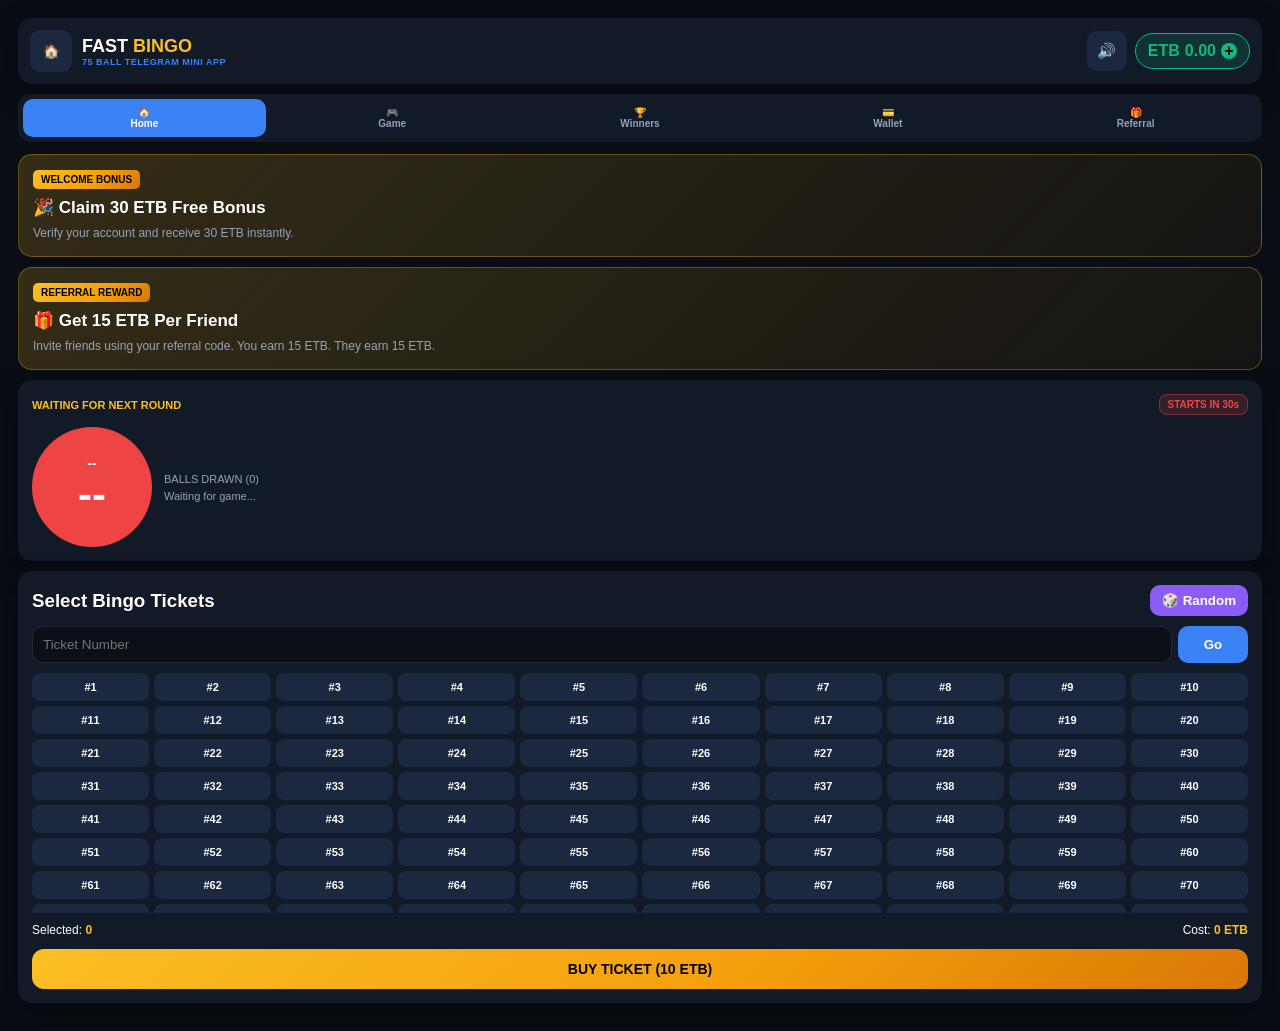
<file: index.html>
<!DOCTYPE html>
<html lang="en">

<head>

<meta charset="UTF-8">

<meta
name="viewport"
content="width=device-width,initial-scale=1.0,maximum-scale=1.0,user-scalable=no">

<title>FAST BINGO</title>

<script src="https://telegram.org/js/telegram-web-app.js"></script>

<link rel="preconnect" href="https://fonts.googleapis.com">

<link rel="preconnect"
href="https://fonts.gstatic.com"
crossorigin>

<link
href="https://fonts.googleapis.com">

<link rel="stylesheet" href="style.css">

</head>

<body>

<div id="app">

<!-- HEADER -->

<header class="app-header">

<div class="brand">

<button
class="nav-btn"
onclick="goHome()">

🏠

</button>

<div>

<div class="logo-title">

FAST <span class="highlight">BINGO</span>

</div>

<div class="logo-sub">

75 BALL TELEGRAM MINI APP

</div>

</div>

</div>

<div class="header-actions">

<button
id="sound-toggle-btn"
class="sound-toggle"
onclick="toggleSound()">

🔊

</button>

<div
class="balance-badge"
onclick="switchTab('wallet')">

<span>ETB</span>

<span id="user-balance">

0.00

</span>

<span class="plus-icon">+</span>

</div>

</div>

</header>

<!-- NAVIGATION -->

<nav class="tab-bar">

<button
id="tab-home"
class="tab-item active"
onclick="switchTab('home')">

🏠

<span>Home</span>

</button>

<button
id="tab-game"
class="tab-item"
onclick="switchTab('game')">

🎮

<span>Game</span>

</button>

<button
id="tab-winners"
class="tab-item"
onclick="switchTab('winners')">

🏆

<span>Winners</span>

</button>

<button
id="tab-wallet"
class="tab-item"
onclick="switchTab('wallet')">

💳

<span>Wallet</span>

</button>

<button
id="tab-referral"
class="tab-item"
onclick="switchTab('referral')">

🎁

<span>Referral</span>

</button>

</nav>

<!-- ================= HOME ================= -->

<main id="view-home" class="view-panel">

<div class="welcome-banner">

<div class="banner-badge">

WELCOME BONUS

</div>

<div class="banner-body">

<h3>

🎉 Claim 30 ETB Free Bonus

</h3>

<p>

Verify your account and receive
30 ETB instantly.

</p>

</div>

</div>

<div class="welcome-banner">

<div class="banner-badge">

REFERRAL REWARD

</div>

<div class="banner-body">

<h3>

🎁 Get 15 ETB Per Friend

</h3>

<p>

Invite friends using your referral code.

You earn 15 ETB.
They earn 15 ETB.

</p>

</div>

</div>

<section class="game-status-card">

<div class="status-top">

<span
id="game-phase-tag"
class="phase-tag">

WAITING FOR NEXT ROUND

</span>

<span
id="match-timer-display"
class="timer-pill">

STARTS IN 30s

</span>

</div>

<div class="caller-box">

<div
id="current-ball-el"
class="giant-ball B">

<span
id="current-letter">

--

</span>

<span
id="current-number">

--

</span>

</div>

<div class="balls-history">

<div class="history-label">

BALLS DRAWN

(<span id="called-count">0</span>)

</div>

<div
id="recent-balls-list"
class="balls-strip">

<span class="placeholder-text">

Waiting for game...

</span>

</div>

</div>

</div>

</section>

<section class="ticket-picker-card">

<div class="picker-header">

<h3>

Select Bingo Tickets

</h3>

<button
class="btn-random"
onclick="selectRandomTicket()">

🎲 Random

</button>

</div>

<div class="search-bar">

<input
type="number"
id="ticket-search-input"
placeholder="Ticket Number">

<button
class="btn-go"
onclick="jumpToTicket()">

Go

</button>

</div>

<div
id="preset-grid"
class="ticket-pills-grid">

</div>

<div class="selection-summary">

<span>

Selected:
<strong id="selected-tickets-count">

0

</strong>

</span>

<span>

Cost:
<strong id="total-ticket-cost">

0 ETB

</strong>

</span>

</div>

<button
class="btn-buy"
onclick="confirmPurchase()">

BUY TICKET
(10 ETB)

</button>

</section>

</main>

<!-- ================= GAME ================= -->

<main
id="view-game"
class="view-panel hidden">

<div class="game-header-bar">

<h2>

ACTIVE TICKETS

</h2>

</div>

<div
id="tickets-container"
class="compact-tickets-grid">

</div>

</main>

<!-- ================= WINNERS ================= -->

<main
id="view-winners"
class="view-panel hidden">

<div class="card-panel">

<h2>

🏆 Winners Board

</h2>

<div
id="public-winners-list">

</div>

</div>

</main>

<!-- ================= WALLET ================= -->

<main
id="view-wallet"
class="view-panel hidden">

<div class="card-panel">

<h2>

💳 Telebirr Wallet

</h2>

<div class="balance-card-lg">

<span>

Current Balance

</span>

<h1 id="wallet-balance-large">

0.00 ETB

</h1>

</div>

<!-- Deposit -->

<div class="telebirr-box">

<span class="tb-tag">

telebirr

</span>

<p>

Send deposit using Telebirr:

</p>

<div class="tb-info">

<strong>

📱 0920384625

</strong>

<strong>

👤 EFA

</strong>

</div>

<button
class="btn-primary"
onclick="copyTelebirrNumber()">

Copy Number

</button>

</div>

<div class="form-group">

<label>

Deposit Amount

</label>

<input
type="number"
id="dep-amount">

</div>

<div class="form-group">

<label>

Telebirr Transaction ID

</label>

<input
type="text"
id="dep-txnid">

</div>

<button
class="btn-primary"
onclick="submitDepositRequest()">

Submit Deposit

</button>

<hr style="margin:20px 0;opacity:.2;">

<div class="form-group">

<label>

Withdraw Amount

</label>

<input
type="number"
id="wd-amount">

</div>

<div class="form-group">

<label>

Telebirr Phone Number

</label>

<input
type="tel"
id="wd-phone">

</div>

<button
class="btn-primary"
onclick="submitWithdrawalRequest()">

Submit Withdrawal

</button>

<div
id="wallet-history-list"
style="margin-top:20px">

</div>

</div>

</main>

<!-- ================= REFERRAL ================= -->

<main
id="view-referral"
class="view-panel hidden">

<div class="card-panel">

<h2>

🎁 Referral Program

</h2>

<p>

Invite friends and earn
15 ETB for each verified player.

</p>

<div class="referral-box">

<div id="referral-code">

Loading...

</div>

<button
class="btn-primary"
onclick="copyReferralCode()">

Copy Referral Code

</button>

</div>

<div class="stats-box">

<div>

Friends

<br>

<strong id="total-referrals">

0

</strong>

</div>

<div>

Earned

<br>

<strong id="referral-earned">

0 ETB

</strong>

</div>

</div>

</div>

</main>

<!-- BINGO BUTTON -->

<div
id="action-bar"
class="action-bar hidden">

<button
class="bingo-claim-btn"
onclick="claimBingo()">

BINGO!

</button>

</div>

</div>

<!-- CONTACT MODAL -->

<div
id="contact-modal"
class="modal-overlay hidden">

<div class="modal-card">

<h3>

Account Verification

</h3>

<p>

Verify your phone number and activate
your 30 ETB welcome bonus.

</p>

<input
type="text"
id="referral-input"
placeholder="Referral Code (Optional)"
style="margin:12px 0;">

<button
class="btn-primary"
onclick="requestContactVerification()">

📱 Verify Account

</button>

</div>

</div>

<!-- WINNER MODAL -->

<div
id="winner-modal"
class="modal-overlay hidden">

<div class="modal-card">

<button
class="modal-close"
onclick="closeWinnerModal()">

×

</button>

<div id="modal-content">

</div>

</div>

</div>

<canvas id="confetti-canvas"></canvas>

<script src="app.js"></script>

</body>
</html>
</file>
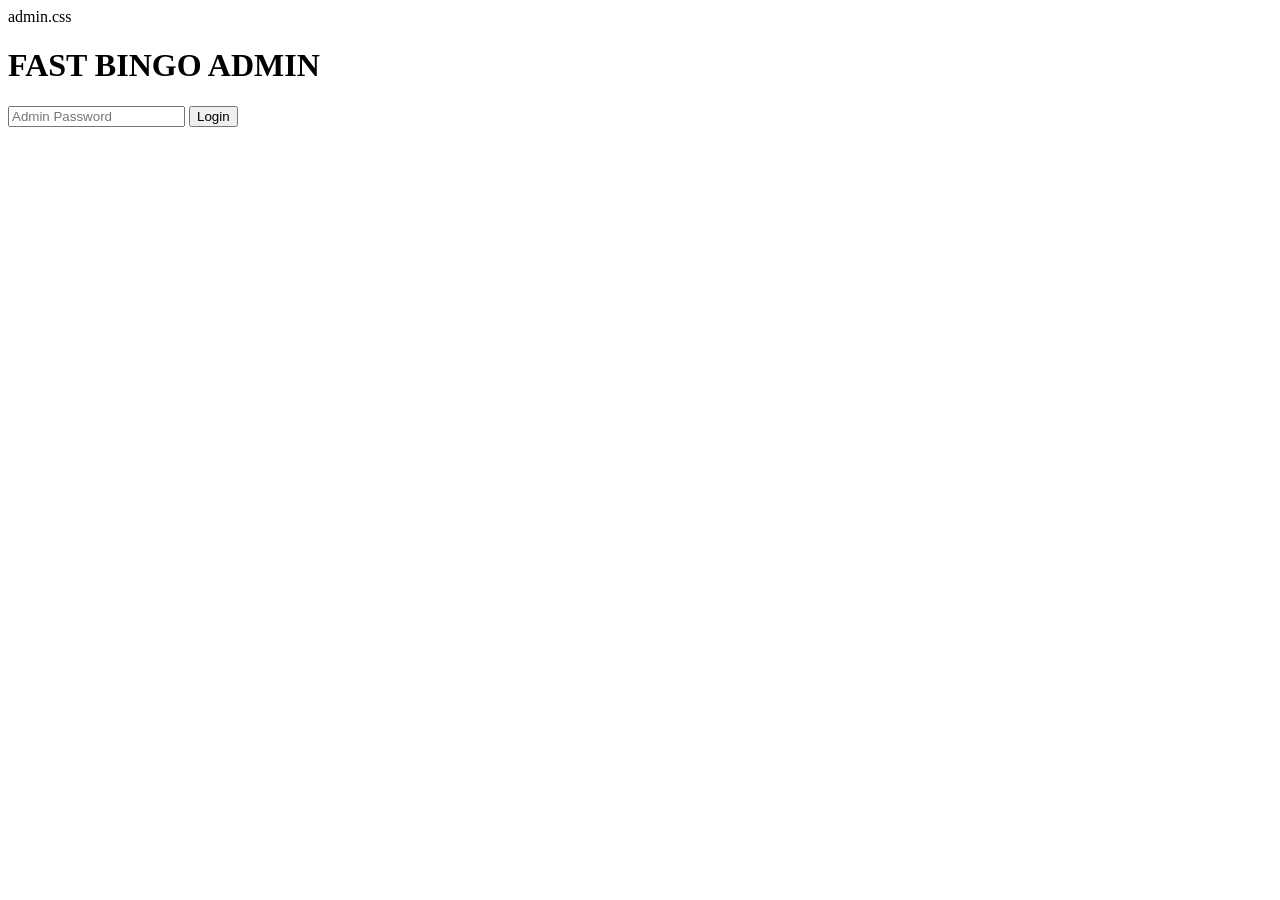
<file: admin-login.html>
<!DOCTYPE html>
<html>
<head>
<title>Admin Login</title>
admin.css
</head>
<body>

<div class="login-box">

<h1>FAST BINGO ADMIN</h1>

<input
id="password"
type="password"
placeholder="Admin Password">

<button onclick="login()">
Login
</button>

</div>

<script>

const API =
"https://YOUR-WORKER.workers.dev";

async function login(){

  const password =
    document.getElementById(
      "password"
    ).value;

  const res =
    await fetch(
      API + "/api/admin/login",
      {
        method:"POST",
        headers:{
          "Content-Type":
          "application/json"
        },
        body:JSON.stringify({
          password
        })
      }
    );

  if(res.ok){

    localStorage.setItem(
      "adminToken",
      password
    );

    location.href =
      "admin.html";

  }else{

    alert("Invalid password");

  }

}
</script>

</body>
</html>
</file>
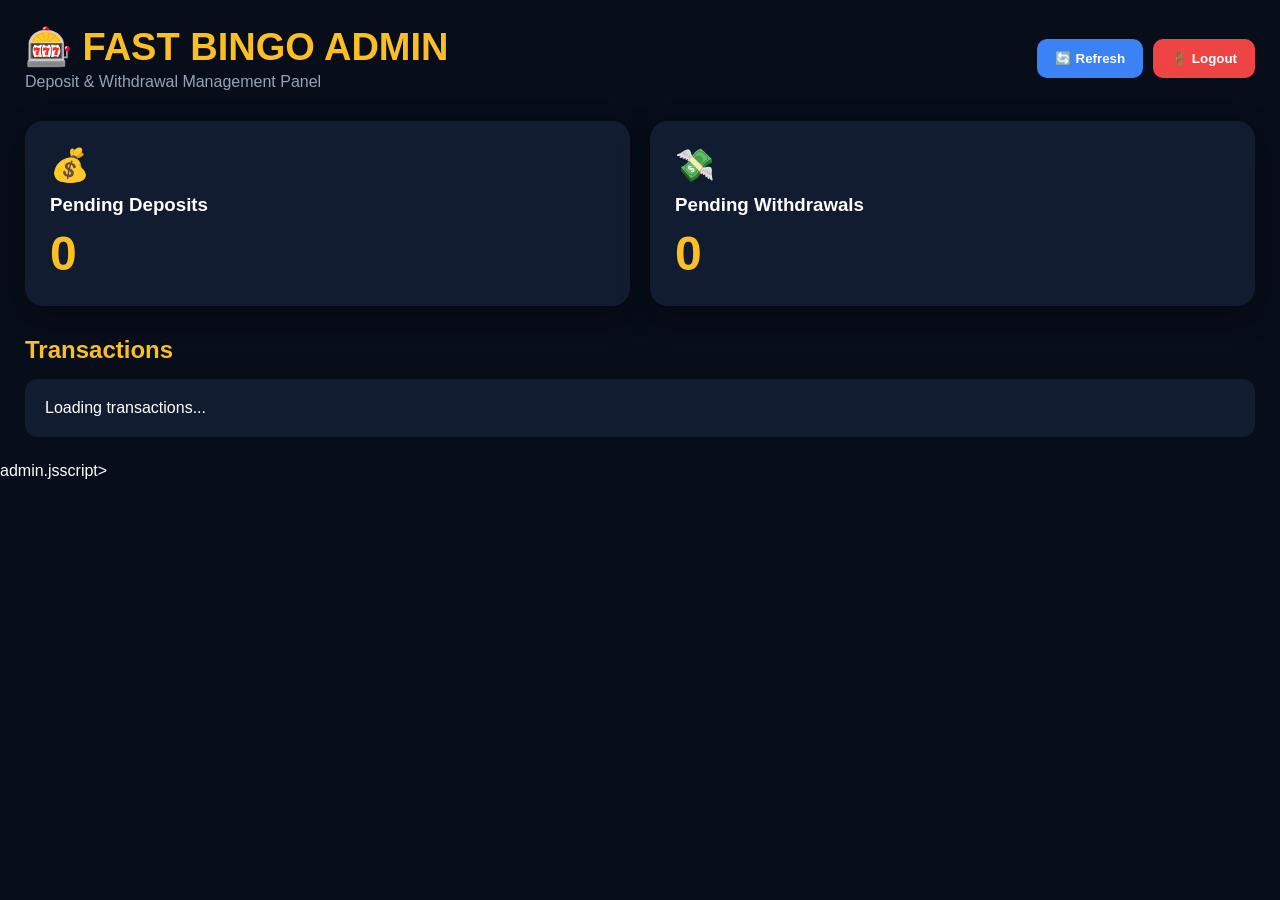
<file: admin.html>
<!DOCTYPE html>
<html lang="en">
<head>
    <meta charset="UTF-8">
    <meta name="viewport" content="width=device-width, initial-scale=1.0">
    <title>FAST BINGO ADMIN</title>

    <link rel="stylesheet" href="admin.css">
</head>

<body>

<div class="container">

    <header class="topbar">

        <div>
            <h1>🎰 FAST BINGO ADMIN</h1>
            <p class="subtitle">
                Deposit & Withdrawal Management Panel
            </p>
        </div>

        <div class="actions-top">

            <button
                class="refresh-btn"
                onclick="loadPending()">

                🔄 Refresh

            </button>

            <button
                class="logout-btn"
                onclick="logout()">

                🚪 Logout

            </button>

        </div>

    </header>

    <section class="stats">

        <div class="card">

            <div class="icon">💰</div>

            <h3>Pending Deposits</h3>

            <span id="deposit-count">0</span>

        </div>

        <div class="card">

            <div class="icon">💸</div>

            <h3>Pending Withdrawals</h3>

            <span id="withdraw-count">0</span>

        </div>

    </section>

    <section class="transactions-section">

        <h2>Transactions</h2>

        <div id="transactions">

            <div class="loading">
                Loading transactions...
            </div>

        </div>

    </section>

</div>

admin.jsscript>

</body>
</html>
</file>
<file: style.css>
/* ==========================================================================
   FAST BINGO PRO
   COMPLETE PROFESSIONAL STYLE.CSS
   Telegram Mini App • Casino Theme • Mobile + Tablet Responsive
   ========================================================================== */

:root {

  --bg-main: #090D14;
  --bg-card: #121A28;
  --bg-card-alt: #1B2840;

  --gold: #FBBF24;
  --gold-dark: #F59E0B;

  --green: #10B981;
  --blue: #3B82F6;
  --purple: #8B5CF6;
  --red: #EF4444;

  --telebirr: #00A3E0;

  --text: #FFFFFF;
  --text-muted: #94A3B8;

  --radius: 14px;

  --shadow:
    0 10px 30px rgba(0,0,0,.30);

  --premium-gradient:
    linear-gradient(
      135deg,
      #FBBF24 0%,
      #F59E0B 60%,
      #D97706 100%
    );
}

/* ==========================================================================
   RESET
   ========================================================================== */

*{
  margin:0;
  padding:0;
  box-sizing:border-box;
  -webkit-tap-highlight-color:transparent;
}

html{
  scroll-behavior:smooth;
}

body{
  background:var(--bg-main);
  color:var(--text);
  font-family:'Plus Jakarta Sans',sans-serif;
  min-height:100vh;
}

.hidden{
  display:none !important;
}

#app{
  max-width:520px;
  margin:auto;
  min-height:100vh;
  padding:10px;
  padding-bottom:90px;
}

/* ==========================================================================
   HEADER
   ========================================================================== */

.app-header{

  display:flex;
  align-items:center;
  justify-content:space-between;

  background:var(--bg-card);

  border-radius:var(--radius);

  padding:12px;

  margin-bottom:10px;

  box-shadow:var(--shadow);
}

.brand{
  display:flex;
  align-items:center;
  gap:10px;
}

.nav-btn{

  width:42px;
  height:42px;

  border:none;
  border-radius:10px;

  background:var(--bg-card-alt);

  cursor:pointer;

  color:#fff;
}

.logo-title{
  font-size:18px;
  font-weight:900;
}

.highlight{
  color:var(--gold);
}

.logo-sub{
  font-size:9px;
  color:var(--blue);
  font-weight:800;
  letter-spacing:.5px;
}

.header-actions{
  display:flex;
  align-items:center;
  gap:8px;
}

.sound-toggle{

  width:40px;
  height:40px;

  border:none;
  cursor:pointer;

  background:var(--bg-card-alt);

  border-radius:10px;

  color:white;

  font-size:15px;
}

.balance-badge{

  display:flex;
  align-items:center;
  gap:5px;

  padding:8px 12px;

  border-radius:30px;

  cursor:pointer;

  border:1px solid var(--green);

  background:
    rgba(16,185,129,.15);

  color:var(--green);

  font-weight:800;
}

.plus-icon{

  width:16px;
  height:16px;

  border-radius:50%;

  display:flex;
  align-items:center;
  justify-content:center;

  background:var(--green);

  color:black;
}

/* ==========================================================================
   TAB BAR
   ========================================================================== */

.tab-bar{

  display:flex;
  gap:5px;

  background:var(--bg-card);

  border-radius:12px;

  padding:5px;

  margin-bottom:12px;
}

.tab-item{

  flex:1;

  display:flex;
  flex-direction:column;
  align-items:center;

  border:none;
  cursor:pointer;

  color:var(--text-muted);

  background:transparent;

  padding:8px;

  border-radius:10px;

  font-size:10px;
  font-weight:700;
}

.tab-item.active{

  background:var(--blue);

  color:white;
}

/* ==========================================================================
   PANELS
   ========================================================================== */

.view-panel{
  display:block;
}

/* ==========================================================================
   BONUS BANNERS
   ========================================================================== */

.welcome-banner{

  padding:14px;

  border-radius:var(--radius);

  margin-bottom:10px;

  background:
    linear-gradient(
      135deg,
      rgba(251,191,36,.18),
      rgba(245,158,11,.05)
    );

  border:
    1px solid rgba(251,191,36,.30);
}

.banner-badge{

  display:inline-block;

  background:var(--premium-gradient);

  color:black;

  font-size:10px;

  font-weight:900;

  border-radius:5px;

  padding:4px 8px;
}

.banner-body h3{

  margin-top:8px;

  font-size:17px;
}

.banner-body p{

  margin-top:6px;

  color:var(--text-muted);

  font-size:12px;

  line-height:1.5;
}

/* ==========================================================================
   CARDS
   ========================================================================== */

.game-status-card,
.ticket-picker-card,
.card-panel{

  background:var(--bg-card);

  border-radius:var(--radius);

  padding:14px;

  margin-bottom:10px;

  box-shadow:var(--shadow);
}

/* ==========================================================================
   BALL CALLER
   ========================================================================== */

.status-top{

  display:flex;
  justify-content:space-between;
  align-items:center;

  margin-bottom:12px;
}

.phase-tag{

  color:var(--gold);

  font-size:11px;

  font-weight:900;
}

.timer-pill{

  border-radius:8px;

  background:
    rgba(239,68,68,.15);

  border:
    1px solid rgba(239,68,68,.4);

  color:var(--red);

  padding:4px 8px;

  font-size:10px;

  font-weight:900;
}

.caller-box{

  display:flex;
  align-items:center;

  gap:12px;
}

.giant-ball{

  width:85px;
  height:85px;

  border-radius:50%;

  display:flex;
  flex-direction:column;
  align-items:center;
  justify-content:center;

  font-weight:900;

  flex-shrink:0;
}

.giant-ball.B{
  background:#EF4444;
}

.giant-ball.I{
  background:#3B82F6;
}

.giant-ball.N{
  background:#F59E0B;
}

.giant-ball.G{
  background:#10B981;
}

.giant-ball.O{
  background:#8B5CF6;
}

#current-letter{
  font-size:14px;
}

#current-number{
  font-size:32px;
}

.balls-history{
  flex:1;
}

.history-label{

  font-size:11px;

  margin-bottom:5px;

  color:var(--text-muted);
}

.balls-strip{

  display:flex;

  gap:6px;

  overflow-x:auto;
}

.balls-strip::-webkit-scrollbar{
  display:none;
}

.mini-ball{

  min-width:34px;
  height:34px;

  border-radius:50%;

  background:var(--bg-card-alt);

  display:flex;
  align-items:center;
  justify-content:center;

  font-size:12px;
  font-weight:900;
}

.placeholder-text{
  color:var(--text-muted);
  font-size:11px;
}

/* ==========================================================================
   TICKET PICKER
   ========================================================================== */

.picker-header{

  display:flex;
  justify-content:space-between;
  align-items:center;

  margin-bottom:10px;
}

.search-bar{

  display:flex;

  gap:6px;

  margin-bottom:10px;
}

.search-bar input{

  flex:1;
}

.btn-go{

  width:70px;

  border:none;

  cursor:pointer;

  border-radius:10px;

  background:var(--blue);

  color:white;

  font-weight:800;
}

.btn-random{

  border:none;

  cursor:pointer;

  padding:8px 12px;

  border-radius:10px;

  background:var(--purple);

  color:white;

  font-weight:800;
}

.ticket-pills-grid{

  display:grid;

  grid-template-columns:
  repeat(5,1fr);

  gap:5px;

  max-height:240px;

  overflow-y:auto;

  margin-bottom:10px;
}

.ticket-pills-grid::-webkit-scrollbar{
  width:5px;
}

.ticket-pills-grid::-webkit-scrollbar-thumb{
  background:var(--gold);
  border-radius:10px;
}

.pill{

  text-align:center;

  background:var(--bg-card-alt);

  border-radius:8px;

  padding:8px 4px;

  cursor:pointer;

  font-size:11px;

  font-weight:800;

  transition:.2s;
}

.pill:hover{
  transform:translateY(-2px);
}

.pill.selected{

  background:var(--blue);

  color:white;
}

.selection-summary{

  display:flex;
  justify-content:space-between;

  font-size:12px;

  margin-bottom:12px;
}

.selection-summary strong{
  color:var(--gold);
}

/* ==========================================================================
   BUTTONS
   ========================================================================== */

.btn-buy,
.btn-primary{

  width:100%;

  border:none;

  cursor:pointer;

  padding:12px;

  border-radius:12px;

  font-size:14px;

  font-weight:900;

  transition:.2s;
}

.btn-buy{

  background:var(--premium-gradient);

  color:black;
}

.btn-primary{

  background:var(--blue);

  color:white;
}

.btn-primary:hover,
.btn-buy:hover{

  transform:translateY(-2px);
}

/* ==========================================================================
   GAME BOARD
   ========================================================================== */

.game-header-bar{

  display:flex;
  justify-content:space-between;
  align-items:center;

  margin-bottom:10px;
}

.compact-tickets-grid{

  display:flex;

  flex-direction:column;

  gap:10px;
}

.compact-ticket-card{

  background:var(--bg-card);

  padding:10px;

  border-radius:12px;

  border:1px solid rgba(255,255,255,.05);
}

.bingo-grid-compact{

  display:grid;

  grid-template-columns:
  repeat(5,1fr);

  gap:4px;
}

.grid-col-header{

  text-align:center;

  background:var(--gold);

  color:black;

  border-radius:5px;

  padding:4px;

  font-weight:900;
}

.grid-cell-compact{

  aspect-ratio:1;

  display:flex;
  align-items:center;
  justify-content:center;

  border-radius:5px;

  background:var(--bg-card-alt);

  font-size:12px;

  font-weight:800;
}

.grid-cell-compact.free{

  color:var(--gold);

  border:1px solid var(--gold);
}

.grid-cell-compact.daubed{

  background:var(--green);

  color:white;
}

/* ==========================================================================
   WINNERS
   ========================================================================== */

#public-winners-list{

  display:flex;

  flex-direction:column;

  gap:10px;
}

.winner-item{

  display:flex;
  justify-content:space-between;
  align-items:center;

  padding:12px;

  background:var(--bg-card-alt);

  border-radius:10px;
}

/* ==========================================================================
   WALLET
   ========================================================================== */

.balance-card-lg{

  text-align:center;

  background:#0B0F17;

  border-radius:12px;

  padding:20px;

  margin-bottom:15px;
}

.balance-card-lg span{

  font-size:12px;

  color:var(--text-muted);
}

.balance-card-lg h1{

  margin-top:5px;

  color:var(--green);
}

.telebirr-box{

  background:
    rgba(0,163,224,.12);

  border:
    1px solid rgba(0,163,224,.4);

  border-radius:12px;

  padding:12px;

  margin-bottom:12px;
}

.tb-tag{

  display:inline-block;

  background:var(--telebirr);

  color:white;

  padding:4px 8px;

  border-radius:5px;

  font-size:10px;

  font-weight:900;
}

.tb-info{

  display:flex;

  flex-direction:column;

  gap:6px;

  margin:10px 0;
}

.form-group{
  margin-bottom:10px;
}

.form-group label{

  display:block;

  margin-bottom:4px;

  font-size:12px;
}

input{

  width:100%;

  background:#0B0F17;

  color:white;

  border:
    1px solid rgba(255,255,255,.1);

  border-radius:10px;

  padding:10px;
}

#wallet-history-list{
  margin-top:15px;
}

/* ==========================================================================
   REFERRALS
   ========================================================================== */

.referral-box{

  text-align:center;

  margin-top:15px;
}

#referral-code{

  border-radius:12px;

  padding:16px;

  background:var(--bg-card-alt);

  color:var(--gold);

  font-size:22px;

  font-weight:900;

  margin-bottom:10px;
}

.stats-box{

  display:grid;

  grid-template-columns:
  repeat(2,1fr);

  gap:10px;

  margin-top:15px;
}

.stats-box div{

  text-align:center;

  background:var(--bg-card-alt);

  border-radius:10px;

  padding:15px;
}

/* ==========================================================================
   ACTION BAR
   ========================================================================== */

.action-bar{

  position:fixed;

  left:0;
  right:0;
  bottom:0;

  padding:10px;

  background:
    rgba(9,13,20,.95);

  z-index:100;
}

.bingo-claim-btn{

  display:block;

  width:100%;

  max-width:600px;

  margin:auto;

  height:56px;

  border:none;

  border-radius:14px;

  background:
    linear-gradient(
      135deg,
      #EF4444,
      #B91C1C
    );

  color:white;

  font-size:22px;

  font-weight:900;

  cursor:pointer;

  box-shadow:
    0 0 20px rgba(239,68,68,.4);
}

/* ==========================================================================
   MODALS
   ========================================================================== */

.modal-overlay{

  position:fixed;

  inset:0;

  background:
    rgba(0,0,0,.8);

  display:flex;
  justify-content:center;
  align-items:center;

  z-index:999;
}

.modal-card{

  width:90%;

  max-width:420px;

  background:var(--bg-card);

  border-radius:14px;

  padding:18px;

  position:relative;
}

.modal-card h3{
  margin-bottom:10px;
}

.modal-card p{
  color:var(--text-muted);
  font-size:13px;
}

.modal-close{

  position:absolute;

  top:10px;
  right:12px;

  border:none;

  background:none;

  color:white;

  font-size:24px;

  cursor:pointer;
}

/* ==========================================================================
   CONFETTI
   ========================================================================== */

#confetti-canvas{

  position:fixed;

  inset:0;

  width:100%;
  height:100%;

  pointer-events:none;

  z-index:5000;
}

/* ==========================================================================
   TABLET RESPONSIVE
   ========================================================================== */

@media (min-width:768px){

  #app{
    max-width:1000px;
    padding:18px;
  }

  .ticket-pills-grid{
    grid-template-columns:
      repeat(8,1fr);
  }

  .compact-tickets-grid{
    display:grid;
    grid-template-columns:
      repeat(2,1fr);
  }

  .giant-ball{

    width:120px;
    height:120px;
  }

  #current-number{
    font-size:42px;
  }

  .balance-card-lg h1{
    font-size:38px;
  }

  .stats-box{
    grid-template-columns:
      repeat(2,1fr);
  }
}

@media (min-width:1024px){

  #app{
    max-width:1300px;
  }

  .ticket-pills-grid{
    grid-template-columns:
      repeat(10,1fr);
  }

  .compact-tickets-grid{
    grid-template-columns:
      repeat(3,1fr);
  }
}
</file>
<file: admin.css>
*{
    margin:0;
    padding:0;
    box-sizing:border-box;
}

:root{
    --bg:#070d19;
    --card:#121c31;
    --gold:#fbbf24;
    --green:#10b981;
    --red:#ef4444;
    --blue:#3b82f6;
    --text:#ffffff;
    --muted:#94a3b8;
}

body{
    background:#070d19;
    color:var(--text);
    font-family:Segoe UI,Arial,sans-serif;
    min-height:100vh;
}

.container{
    max-width:1400px;
    margin:auto;
    padding:25px;
}

.topbar{
    display:flex;
    justify-content:space-between;
    align-items:center;
    margin-bottom:30px;
}

.topbar h1{
    color:var(--gold);
    font-size:38px;
}

.subtitle{
    color:var(--muted);
    margin-top:4px;
}

.actions-top{
    display:flex;
    gap:10px;
}

.refresh-btn,
.logout-btn{
    border:none;
    padding:12px 18px;
    border-radius:10px;
    cursor:pointer;
    color:white;
    font-weight:700;
}

.refresh-btn{
    background:var(--blue);
}

.logout-btn{
    background:var(--red);
}

.stats{
    display:grid;
    gap:20px;
    grid-template-columns:repeat(auto-fit,minmax(250px,1fr));
    margin-bottom:30px;
}

.card{
    background:var(--card);
    padding:25px;
    border-radius:18px;
    box-shadow:0 10px 30px rgba(0,0,0,.3);
}

.icon{
    font-size:32px;
    margin-bottom:10px;
}

.card h3{
    margin-bottom:10px;
}

.card span{
    font-size:48px;
    color:var(--gold);
    font-weight:900;
}

.transactions-section h2{
    color:var(--gold);
    margin-bottom:15px;
}

.loading{
    background:var(--card);
    padding:20px;
    border-radius:12px;
}

.txn{
    background:var(--card);
    padding:20px;
    margin-bottom:15px;
    border-radius:14px;
}

.txn h3{
    color:var(--gold);
    margin-bottom:10px;
}

.txn p{
    margin:6px 0;
    color:var(--muted);
}

.actions{
    margin-top:15px;
    display:flex;
    gap:10px;
}

.approve,
.reject{
    border:none;
    cursor:pointer;
    color:white;
    padding:10px 15px;
    border-radius:8px;
    font-weight:700;
}

.approve{
    background:var(--green);
}

.reject{
    background:var(--red);
}

@media(max-width:768px){

    .topbar{
        flex-direction:column;
        align-items:flex-start;
        gap:15px;
    }

    .actions-top{
        width:100%;
    }

    .refresh-btn,
    .logout-btn{
        flex:1;
    }
}
</file>
